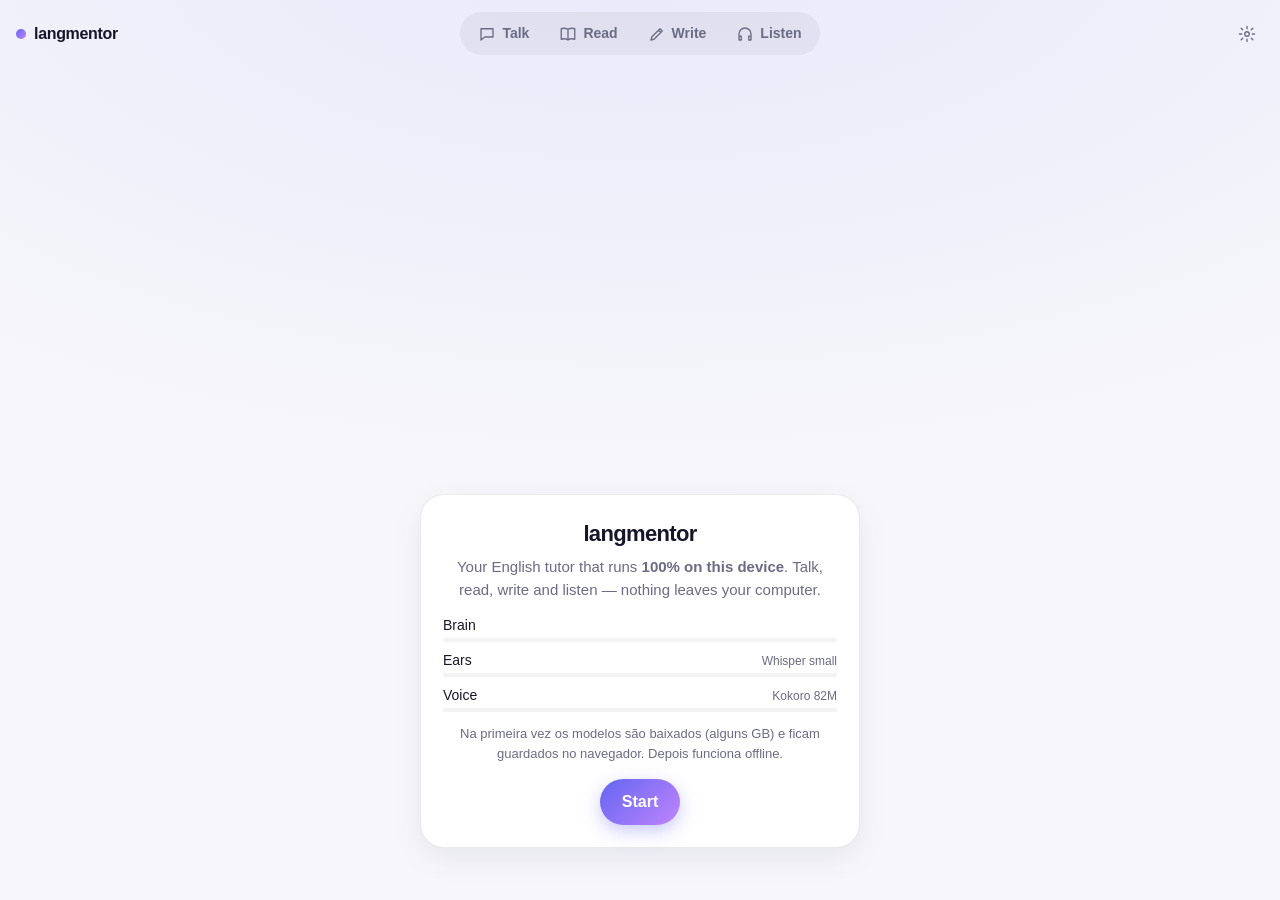
<file: index.html>
<!doctype html>
<html lang="en">
  <head>
    <meta charset="UTF-8" />
    <meta name="viewport" content="width=device-width, initial-scale=1, viewport-fit=cover" />
    <meta name="theme-color" content="#0b0b14" />
    <title>LangMentor</title>
    <link rel="icon" href="./icon.svg" />
    <link rel="stylesheet" href="/src/style.css" />
  </head>
  <body>
    <header class="top">
      <div class="brand"><span class="dot"></span>langmentor</div>
      <nav class="modes" role="tablist">
        <button data-mode="talk" role="tab" title="Talk — speaking & listening">
          <svg viewBox="0 0 24 24"><path d="M4 5h16v11H9l-5 4z"/></svg><span>Talk</span>
        </button>
        <button data-mode="read" role="tab" title="Read — read out loud">
          <svg viewBox="0 0 24 24"><path d="M3 5c3-1 6-1 9 1 3-2 6-2 9-1v14c-3-1-6-1-9 1-3-2-6-2-9-1zM12 6v14"/></svg><span>Read</span>
        </button>
        <button data-mode="write" role="tab" title="Write — writing practice">
          <svg viewBox="0 0 24 24"><path d="M4 20l1-4L16 5l3 3L8 19zM14 7l3 3"/></svg><span>Write</span>
        </button>
        <button data-mode="listen" role="tab" title="Listen — listening practice">
          <svg viewBox="0 0 24 24"><path d="M4 15v-3a8 8 0 0116 0v3M4 15h3v5H4zM17 15h3v5h-3z"/></svg><span>Listen</span>
        </button>
      </nav>
      <button class="icon-btn" id="open-settings" title="Settings" aria-label="Settings">
        <svg viewBox="0 0 24 24"><circle cx="12" cy="12" r="3"/><path d="M12 2v3M12 19v3M4.2 4.2l2.1 2.1M17.7 17.7l2.1 2.1M2 12h3M19 12h3M4.2 19.8l2.1-2.1M17.7 6.3l2.1-2.1"/></svg>
      </button>
    </header>

    <main class="stage">
      <button class="orb" id="orb" aria-label="Tap to talk"><canvas id="face"></canvas></button>
      <p class="status" id="status" aria-live="polite"></p>
      <section class="panel" id="panel"></section>
    </main>

    <footer class="dock" id="dock"></footer>

    <div class="boot" id="boot">
      <div class="boot-card">
        <h1>langmentor</h1>
        <p class="lead">Your English tutor that runs <b>100% on this device</b>. Talk, read, write and listen — nothing leaves your computer.</p>
        <ul class="loads" id="loads">
          <li data-k="llm"><span>Brain</span><small id="llm-name"></small><i><b></b></i></li>
          <li data-k="stt"><span>Ears</span><small>Whisper small</small><i><b></b></i></li>
          <li data-k="tts"><span>Voice</span><small>Kokoro 82M</small><i><b></b></i></li>
        </ul>
        <p class="hint" id="boot-hint">Na primeira vez os modelos são baixados (alguns GB) e ficam guardados no navegador. Depois funciona offline.</p>
        <button class="primary" id="start">Start</button>
      </div>
    </div>

    <dialog id="settings">
      <form method="dialog" class="sheet">
        <h2>Settings</h2>
        <label>Seu nível
          <div class="seg" id="set-level"></div>
        </label>
        <label>Explicações em
          <select id="set-lang"><option value="pt">Português</option><option value="en">English</option></select>
        </label>
        <label>Voz da tutora
          <select id="set-voice">
            <option value="af_heart">Heart · US</option>
            <option value="af_bella">Bella · US</option>
            <option value="af_nicole">Nicole · US (soft)</option>
            <option value="am_michael">Michael · US</option>
            <option value="am_fenrir">Fenrir · US</option>
            <option value="bf_emma">Emma · UK</option>
            <option value="bm_george">George · UK</option>
          </select>
        </label>
        <label>Velocidade da fala
          <select id="set-speed"><option value="0.8">Devagar</option><option value="0.9">Um pouco devagar</option><option value="1">Normal</option></select>
        </label>
        <label>Modelo de IA
          <select id="set-model"></select>
          <small id="model-note"></small>
        </label>
        <label class="row"><input type="checkbox" id="set-hands" /> Conversa mãos-livres (escuta automática)</label>
        <div class="actions"><button value="cancel" class="ghost">Cancel</button><button value="ok" class="primary">Save</button></div>
      </form>
    </dialog>

    <script type="module" src="/src/main.ts"></script>
  </body>
</html>
</file>
<file: src/style.css>
:root {
  --bg: #f7f7fb;
  --bg-2: #ffffff;
  --fg: #16162a;
  --muted: #6b6b85;
  --line: rgba(22, 22, 42, 0.09);
  --chip: rgba(22, 22, 42, 0.05);
  --accent: #6366f1;
  --accent-2: #c084fc;
  --good: #10b981;
  --bad: #f43f5e;
  --radius: 18px;
  --shadow: 0 10px 30px rgba(30, 27, 75, 0.08);
  color-scheme: light;
}
@media (prefers-color-scheme: dark) {
  :root {
    --bg: #0b0b14;
    --bg-2: #14141f;
    --fg: #ececf5;
    --muted: #8e8ea8;
    --line: rgba(255, 255, 255, 0.08);
    --chip: rgba(255, 255, 255, 0.06);
    --shadow: 0 10px 30px rgba(0, 0, 0, 0.35);
    color-scheme: dark;
  }
}

* { box-sizing: border-box; }
html, body { height: 100%; margin: 0; }
body {
  background: radial-gradient(1200px 600px at 50% -10%, color-mix(in srgb, var(--accent) 10%, transparent), transparent), var(--bg);
  color: var(--fg);
  font: 16px/1.5 ui-sans-serif, -apple-system, BlinkMacSystemFont, 'SF Pro Text', 'Inter', 'Segoe UI', Roboto, sans-serif;
  display: flex;
  flex-direction: column;
  -webkit-font-smoothing: antialiased;
  overflow: hidden;
}
button { font: inherit; color: inherit; cursor: pointer; }
svg { width: 18px; height: 18px; fill: none; stroke: currentColor; stroke-width: 1.8; stroke-linecap: round; stroke-linejoin: round; }

/* ── header ─────────────────────────────────────── */
.top {
  display: flex; align-items: center; justify-content: space-between; gap: 12px;
  padding: max(12px, env(safe-area-inset-top)) 16px 8px;
}
.brand { font-weight: 650; letter-spacing: -0.02em; display: flex; align-items: center; gap: 8px; min-width: 120px; }
.brand .dot { width: 10px; height: 10px; border-radius: 50%; background: linear-gradient(135deg, var(--accent), var(--accent-2)); }
.modes { display: flex; gap: 2px; padding: 4px; background: var(--chip); border-radius: 999px; }
.modes button {
  display: flex; align-items: center; gap: 6px; border: 0; background: none; color: var(--muted);
  padding: 7px 14px; border-radius: 999px; font-size: 14px; font-weight: 550; transition: all .2s;
}
.modes button:hover { color: var(--fg); }
.modes button[aria-selected='true'] { background: var(--bg-2); color: var(--fg); box-shadow: 0 2px 8px rgba(0,0,0,.08); }
.icon-btn { border: 0; background: none; color: var(--muted); padding: 8px; border-radius: 50%; min-width: 120px; display: flex; justify-content: flex-end; }
.icon-btn:hover { color: var(--fg); }
@media (max-width: 640px) {
  .brand { min-width: 0; font-size: 0; gap: 0; }
  .icon-btn { min-width: 0; }
  .modes button { padding: 8px 10px; }
  .modes button span { display: none; }
}

/* ── stage ──────────────────────────────────────── */
.stage { flex: 1; display: flex; flex-direction: column; align-items: center; min-height: 0; overflow-y: auto; padding: 0 16px 16px; }
.orb {
  flex: none; border: 0; background: none; padding: 0; border-radius: 50%;
  width: min(72vw, 38vh, 340px); aspect-ratio: 1; -webkit-tap-highlight-color: transparent;
  transition: transform .2s;
}
.orb:active { transform: scale(0.97); }
.orb:focus-visible { outline: 2px solid var(--accent); outline-offset: 4px; }
.orb canvas { width: 100%; height: 100%; display: block; }
.status { margin: 0 0 10px; min-height: 1.5em; color: var(--muted); font-size: 14px; letter-spacing: .01em; text-align: center; }

.panel { width: 100%; max-width: 600px; display: flex; flex-direction: column; gap: 12px; animation: rise .35s ease; }
@keyframes rise { from { opacity: 0; transform: translateY(6px); } }

.say { font-size: clamp(19px, 2.6vw, 23px); line-height: 1.45; text-align: center; font-weight: 500; letter-spacing: -0.01em; margin: 0; }
.you { text-align: center; color: var(--muted); font-size: 15px; margin: 0; }
.you::before { content: 'You: '; opacity: .7; }
.label { font-size: 12px; text-transform: uppercase; letter-spacing: .08em; color: var(--muted); font-weight: 600; margin: 0 0 4px; }

.card { background: var(--bg-2); border: 1px solid var(--line); border-radius: var(--radius); padding: 14px 16px; box-shadow: var(--shadow); }
.card.fix { border-left: 3px solid var(--good); cursor: pointer; }
.card.fix .better { font-weight: 550; }
.card.fix .why { color: var(--muted); font-size: 14px; margin-top: 2px; }
.card.fix:hover { border-color: var(--good); }

.chips { display: flex; flex-wrap: wrap; justify-content: center; gap: 8px; }
.chip {
  border: 1px solid var(--line); background: var(--bg-2); border-radius: 999px; padding: 7px 14px; font-size: 14px;
  transition: all .15s; display: inline-flex; gap: 6px; align-items: center;
}
.chip:hover { border-color: var(--accent); color: var(--accent); }
.chip.quiet { background: var(--chip); border-color: transparent; }

.passage { font-size: clamp(19px, 2.4vw, 22px); line-height: 1.7; text-align: center; margin: 0; }
.passage .w { border-radius: 6px; padding: 0 2px; cursor: pointer; transition: background .2s, color .2s; }
.passage .w:hover { background: var(--chip); }
.passage .w.ok { color: var(--good); }
.passage .w.miss { color: var(--bad); text-decoration: underline wavy; text-underline-offset: 5px; }
.title { text-align: center; font-weight: 650; margin: 0; font-size: 14px; color: var(--muted); letter-spacing: .06em; text-transform: uppercase; }

.options { display: grid; gap: 8px; }
.opt {
  text-align: left; border: 1px solid var(--line); background: var(--bg-2); border-radius: 14px; padding: 12px 16px;
  transition: all .15s; display: flex; gap: 10px; align-items: center;
}
.opt b { width: 24px; height: 24px; flex: none; display: grid; place-items: center; border-radius: 50%; background: var(--chip); font-size: 12px; }
.opt:hover:not(:disabled) { border-color: var(--accent); }
.opt.right { border-color: var(--good); background: color-mix(in srgb, var(--good) 12%, var(--bg-2)); }
.opt.wrong { border-color: var(--bad); background: color-mix(in srgb, var(--bad) 10%, var(--bg-2)); }
.opt:disabled { cursor: default; }

.score { display: flex; align-items: center; justify-content: center; gap: 10px; }
.score strong { font-size: 40px; font-weight: 700; letter-spacing: -0.03em; }
.score.good strong { color: var(--good); }
.score.mid strong { color: #f59e0b; }
.score.low strong { color: var(--bad); }
.score span { color: var(--muted); font-size: 14px; }

.errors { display: grid; gap: 8px; margin: 0; padding: 0; list-style: none; }
.errors li { font-size: 15px; }
.errors s { color: var(--bad); }
.errors ins { color: var(--good); text-decoration: none; font-weight: 550; }
.errors small { display: block; color: var(--muted); }
.speakable { cursor: pointer; }
.speakable:hover { color: var(--accent); }

.row-btns { display: flex; justify-content: center; gap: 8px; flex-wrap: wrap; }
.primary {
  border: 0; border-radius: 999px; padding: 11px 22px; font-weight: 600; color: #fff;
  background: linear-gradient(135deg, var(--accent), var(--accent-2)); box-shadow: 0 6px 18px color-mix(in srgb, var(--accent) 35%, transparent);
  transition: transform .15s, opacity .15s;
}
.primary:hover { transform: translateY(-1px); }
.primary:disabled { opacity: .5; transform: none; cursor: default; }
.ghost { border: 1px solid var(--line); background: var(--bg-2); border-radius: 999px; padding: 10px 18px; font-weight: 550; }
.ghost:hover { border-color: var(--accent); }

.skeleton { height: 16px; border-radius: 8px; background: linear-gradient(90deg, var(--chip), color-mix(in srgb, var(--chip) 40%, transparent), var(--chip)); background-size: 200% 100%; animation: shimmer 1.2s infinite linear; }
@keyframes shimmer { to { background-position: -200% 0; } }
.error { color: var(--bad); text-align: center; font-size: 14px; }

/* ── dock ───────────────────────────────────────── */
.dock { padding: 10px 16px max(14px, env(safe-area-inset-bottom)); display: flex; justify-content: center; }
.dock:empty { display: none; }
.composer {
  width: 100%; max-width: 600px; display: flex; gap: 8px; align-items: flex-end;
  background: var(--bg-2); border: 1px solid var(--line); border-radius: 22px; padding: 6px 6px 6px 16px; box-shadow: var(--shadow);
}
.composer:focus-within { border-color: color-mix(in srgb, var(--accent) 50%, var(--line)); }
.composer textarea, .composer input {
  flex: 1; border: 0; outline: 0; background: none; color: inherit; font: inherit; resize: none; padding: 8px 0; max-height: 160px;
}
.composer button {
  flex: none; width: 38px; height: 38px; border-radius: 50%; border: 0; display: grid; place-items: center; color: #fff;
  background: linear-gradient(135deg, var(--accent), var(--accent-2));
}
.composer button:disabled { opacity: .35; cursor: default; }

/* ── boot ───────────────────────────────────────── */
.boot { position: fixed; inset: 0; display: grid; place-items: end center; padding: 16px; pointer-events: none; }
.boot-card {
  pointer-events: auto; width: 100%; max-width: 440px; background: var(--bg-2); border: 1px solid var(--line);
  border-radius: 24px; padding: 22px; box-shadow: var(--shadow); text-align: center; margin-bottom: 4vh;
}
.boot h1 { margin: 0 0 6px; font-size: 22px; letter-spacing: -0.03em; }
.boot .lead { margin: 0 0 14px; color: var(--muted); font-size: 15px; }
.boot .hint { color: var(--muted); font-size: 13px; margin: 12px 0 16px; }
.boot.hidden { display: none; }
.loads { list-style: none; margin: 0; padding: 0; display: grid; gap: 8px; text-align: left; }
.loads li { display: grid; grid-template-columns: 56px 1fr; gap: 2px 10px; align-items: center; font-size: 14px; }
.loads small { color: var(--muted); font-size: 12px; text-align: right; }
.loads i { grid-column: 1 / -1; height: 4px; border-radius: 4px; background: var(--chip); overflow: hidden; }
.loads b { display: block; height: 100%; width: 0; background: linear-gradient(90deg, var(--accent), var(--accent-2)); transition: width .3s; }
.loads li.done b { background: var(--good); }

/* ── settings ───────────────────────────────────── */
dialog { border: 0; padding: 0; background: none; color: inherit; max-width: 100vw; }
dialog::backdrop { background: rgba(10, 10, 20, .4); backdrop-filter: blur(4px); }
.sheet {
  width: min(92vw, 420px); background: var(--bg-2); border: 1px solid var(--line); border-radius: 22px; padding: 20px;
  display: grid; gap: 14px; box-shadow: var(--shadow);
}
.sheet h2 { margin: 0; font-size: 18px; }
.sheet label { display: grid; gap: 6px; font-size: 13px; color: var(--muted); font-weight: 550; }
.sheet label.row { display: flex; align-items: center; gap: 8px; color: var(--fg); font-weight: 450; font-size: 14px; }
.sheet small { font-weight: 400; }
.sheet select {
  font: inherit; font-size: 15px; color: var(--fg); background: var(--chip); border: 1px solid var(--line); border-radius: 12px; padding: 9px 10px;
}
.seg { display: flex; background: var(--chip); border-radius: 12px; padding: 3px; }
.seg button { flex: 1; border: 0; background: none; padding: 7px 0; border-radius: 9px; color: var(--muted); font-weight: 600; font-size: 14px; }
.seg button[aria-pressed='true'] { background: var(--bg-2); color: var(--fg); box-shadow: 0 1px 4px rgba(0,0,0,.1); }
.actions { display: flex; justify-content: flex-end; gap: 8px; }
</file>
